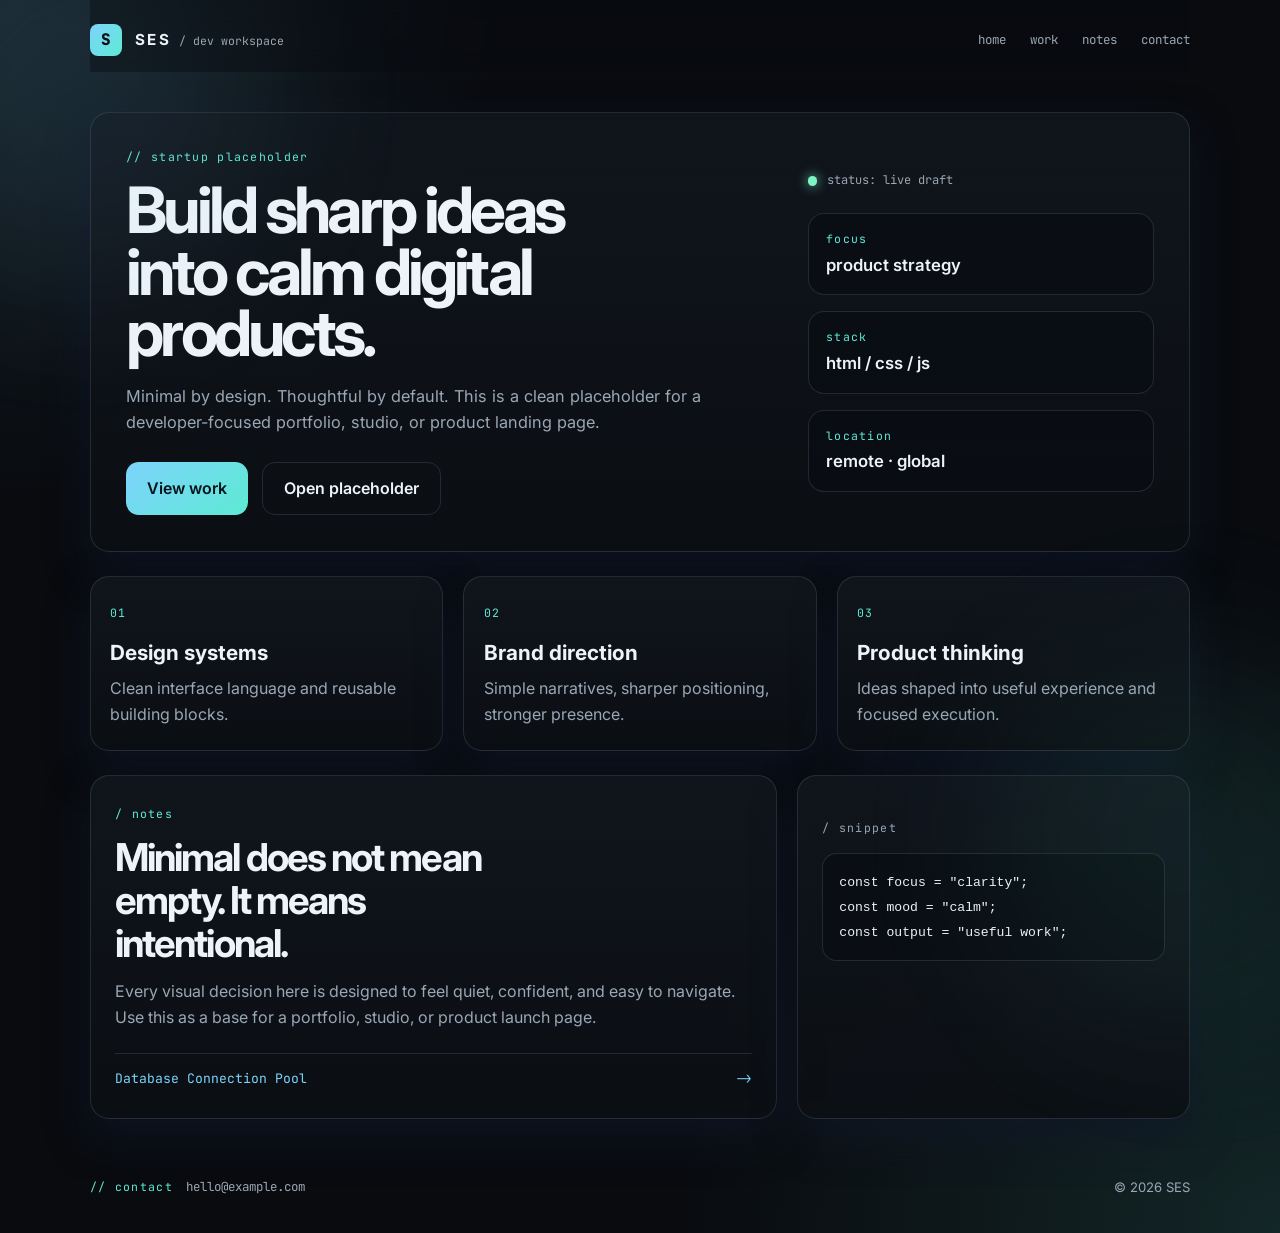
<file: index.html>
<!DOCTYPE html>
<html lang="en">
  <head>
    <meta charset="UTF-8" />
    <meta name="viewport" content="width=device-width, initial-scale=1.0" />
    <meta
      name="description"
      content="Minimal developer-style placeholder site with a dark, elegant theme."
    />
    <title>SES — Minimal Dev Placeholder</title>
    <link rel="preconnect" href="https://fonts.googleapis.com" />
    <link rel="preconnect" href="https://fonts.gstatic.com" crossorigin />
    <link
      href="https://fonts.googleapis.com/css2?family=Inter:wght@400;500;600;700;800&family=JetBrains+Mono:wght@400;500;600;700&display=swap"
      rel="stylesheet"
    />
    <link rel="stylesheet" href="styles.css" />
  </head>
  <body>
    <div class="background-glow glow-one"></div>
    <div class="background-glow glow-two"></div>

    <header class="topbar">
      <div class="brand-wrap">
        <span class="brand-mark">S</span>
        <div class="brand-text">
          <span class="brand-name">SES</span>
          <span class="brand-tag">/ dev workspace</span>
        </div>
      </div>

      <nav class="nav" aria-label="Main navigation">
        <a href="#home">home</a>
        <a href="#work">work</a>
        <a href="#notes">notes</a>
        <a href="#contact">contact</a>
      </nav>
    </header>

    <main id="home" class="page-shell">
      <section class="hero panel">
        <div class="hero-copy">
          <p class="eyebrow">// startup placeholder</p>
          <h1>Build sharp ideas into calm digital products.</h1>
          <p class="lead">
            Minimal by design. Thoughtful by default. This is a clean placeholder for a
            developer-focused portfolio, studio, or product landing page.
          </p>

          <div class="cta-row">
            <a class="button primary" href="#work">View work</a>
            <a class="button secondary" href="placeholder.html">Open placeholder</a>
          </div>
        </div>

        <div class="hero-meta" aria-label="Project status panel">
          <div class="status-row">
            <span class="status-dot"></span>
            <span>status: live draft</span>
          </div>

          <div class="meta-card">
            <p class="meta-label">focus</p>
            <p class="meta-value">product strategy</p>
          </div>

          <div class="meta-card">
            <p class="meta-label">stack</p>
            <p class="meta-value">html / css / js</p>
          </div>

          <div class="meta-card">
            <p class="meta-label">location</p>
            <p class="meta-value">remote · global</p>
          </div>
        </div>
      </section>

      <section id="work" class="stats-grid">
        <article class="panel stat-card">
          <span class="stat-kicker">01</span>
          <h3>Design systems</h3>
          <p>Clean interface language and reusable building blocks.</p>
        </article>

        <article class="panel stat-card">
          <span class="stat-kicker">02</span>
          <h3>Brand direction</h3>
          <p>Simple narratives, sharper positioning, stronger presence.</p>
        </article>

        <article class="panel stat-card">
          <span class="stat-kicker">03</span>
          <h3>Product thinking</h3>
          <p>Ideas shaped into useful experience and focused execution.</p>
        </article>
      </section>

      <section id="notes" class="content-grid">
        <div class="panel feature-panel">
          <p class="section-label">/ notes</p>
          <h2>Minimal does not mean empty. It means intentional.</h2>
          <p>
            Every visual decision here is designed to feel quiet, confident, and easy to
            navigate. Use this as a base for a portfolio, studio, or product launch page.
          </p>
          <a class="note-link" href="database-connection-pool.html">
            <span>Database Connection Pool</span>
            <span aria-hidden="true">-&gt;</span>
          </a>
        </div>

        <div class="panel mini-panel">
          <p class="section-label">/ snippet</p>
          <pre><code>const focus = "clarity";
const mood = "calm";
const output = "useful work";</code></pre>
        </div>
      </section>
    </main>

    <footer id="contact" class="site-footer">
      <div>
        <span class="footer-label">// contact</span>
        <a href="mailto:hello@example.com">hello@example.com</a>
      </div>
      <span>© <span id="year">2026</span> SES</span>
    </footer>

    <script src="script.js"></script>
  </body>
</html>
</file>
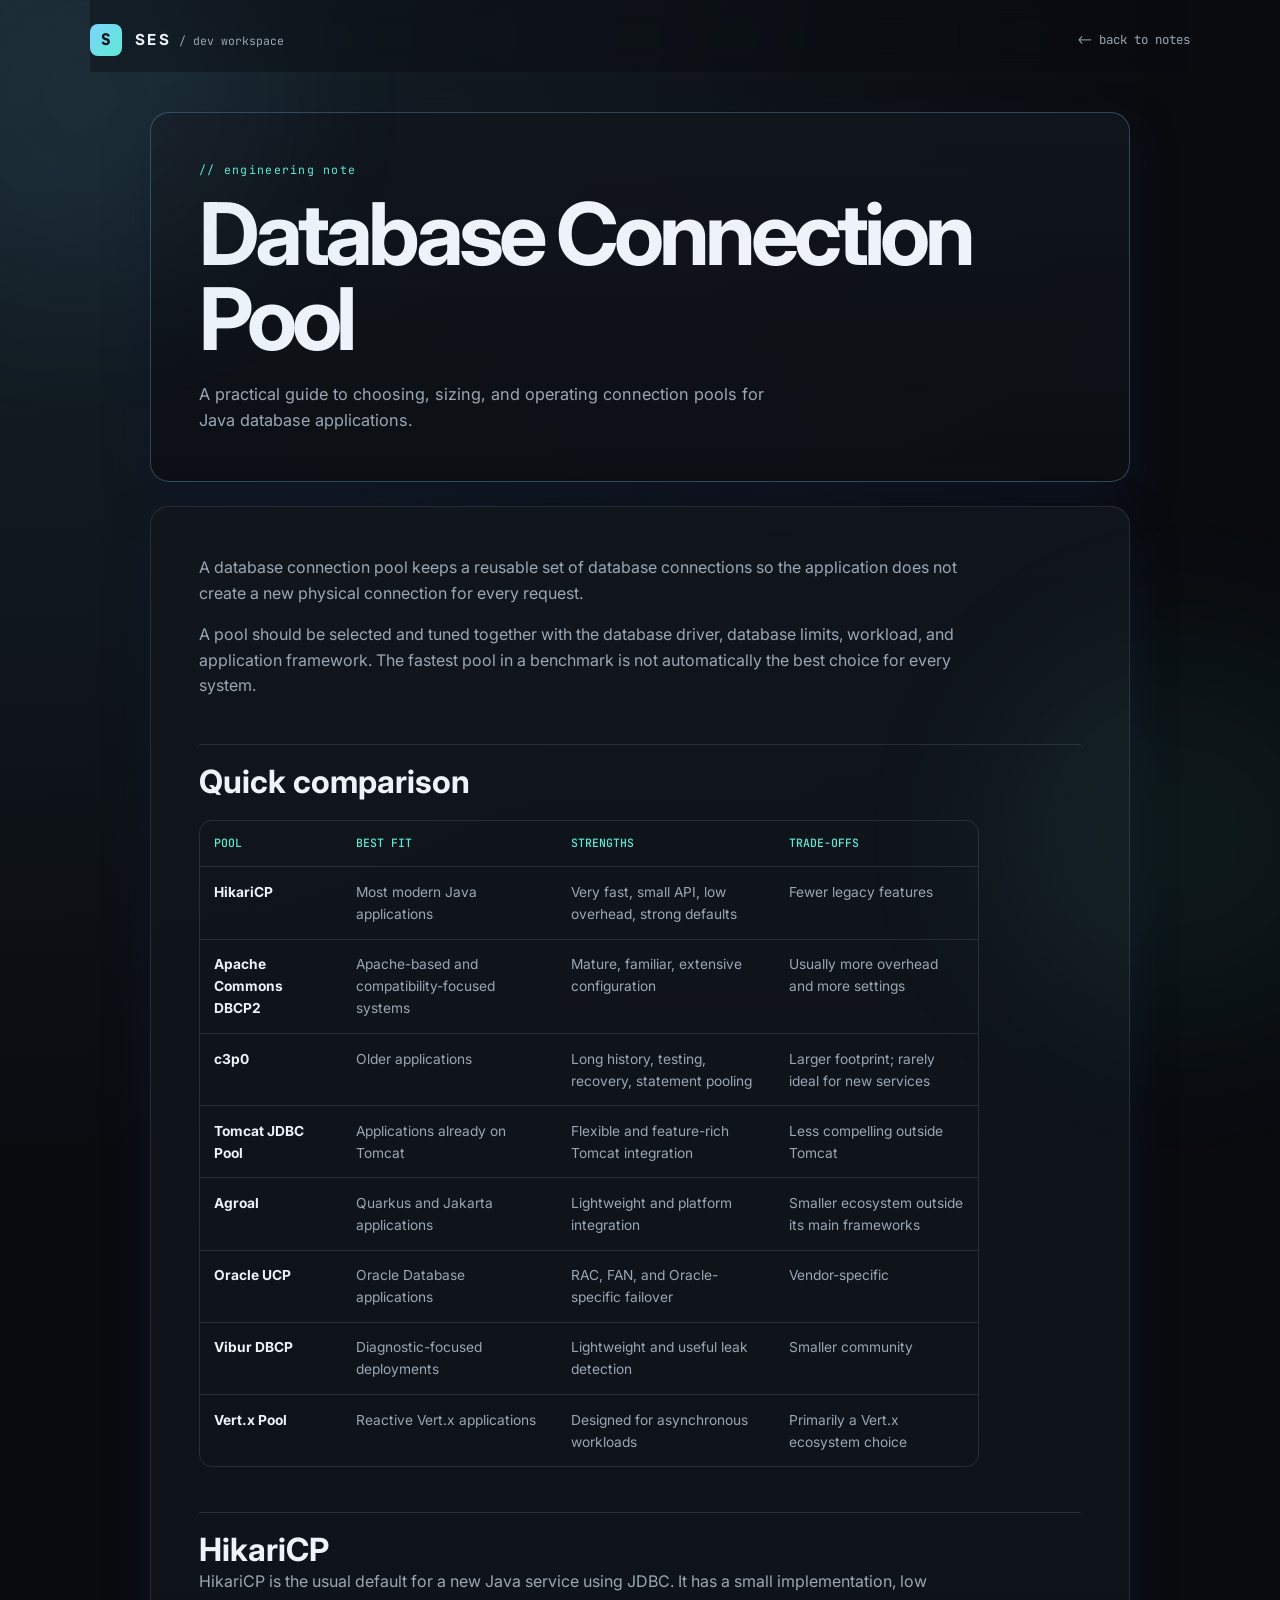
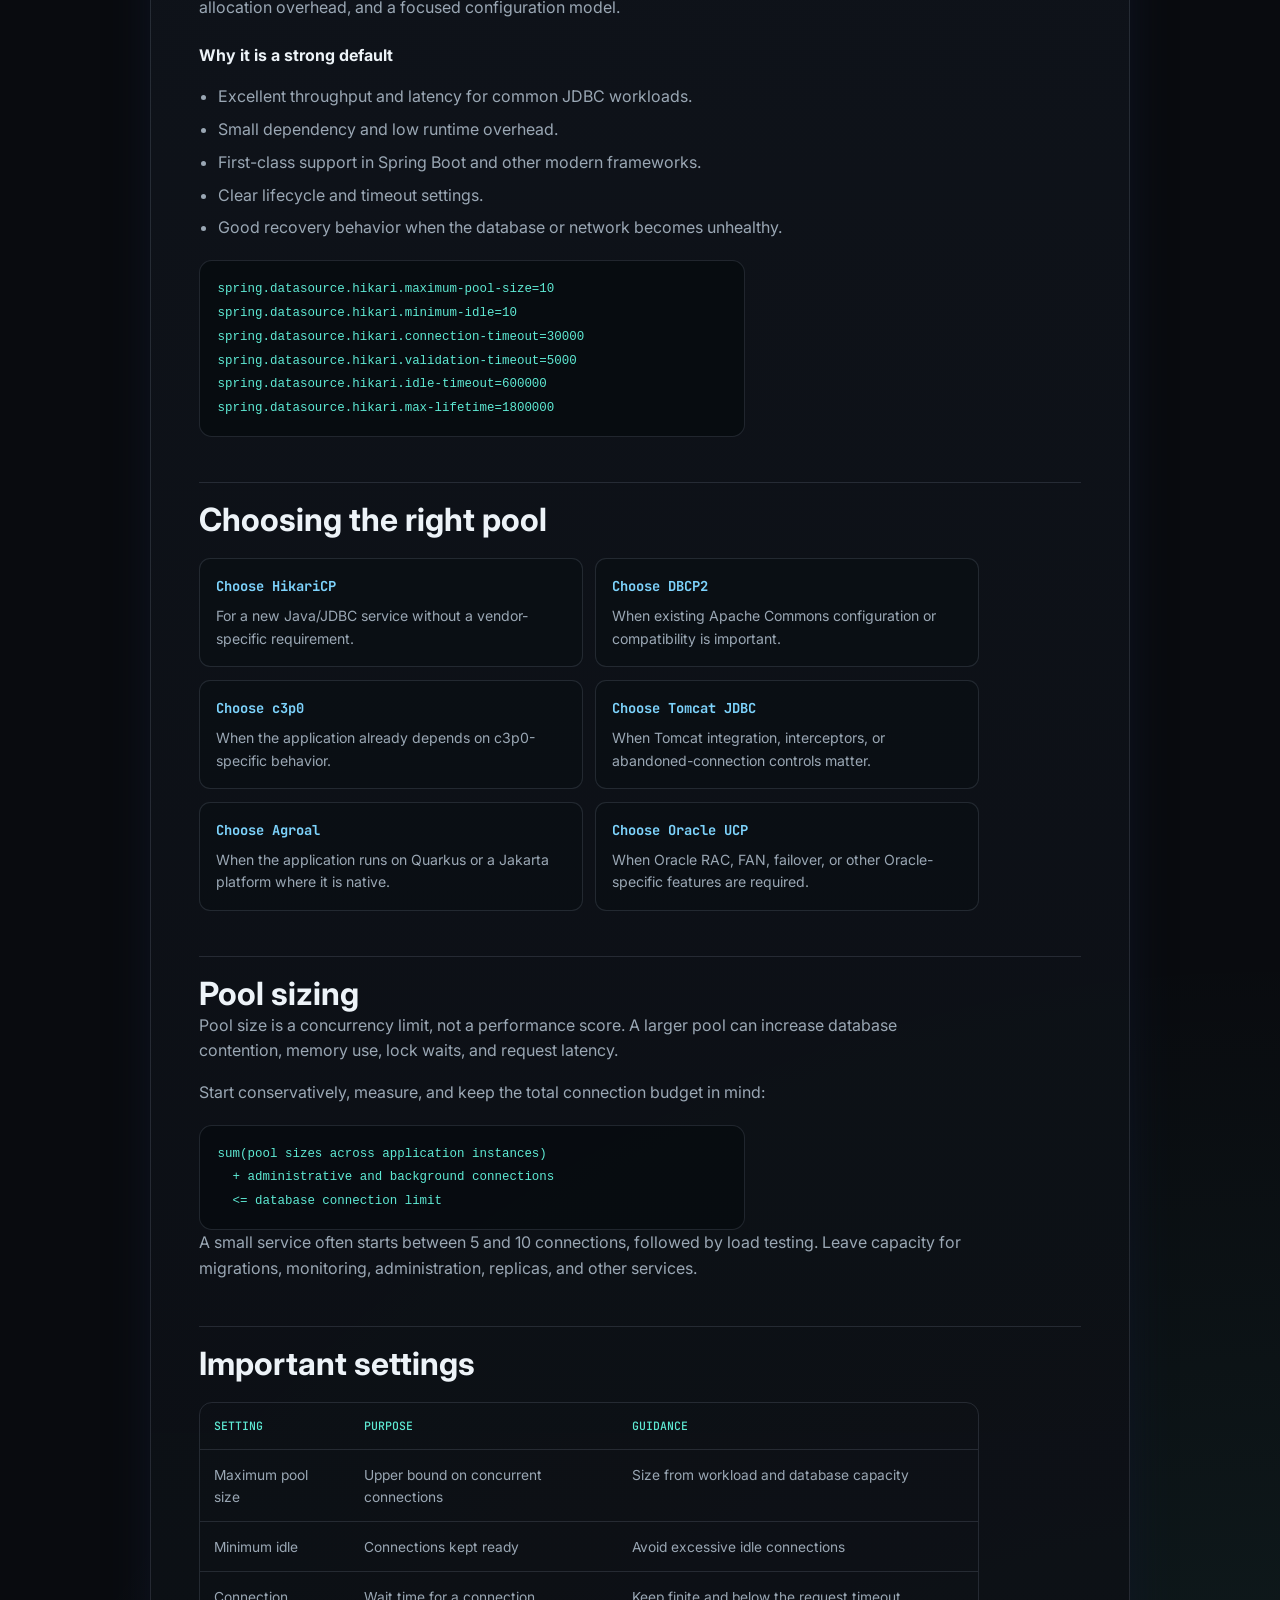
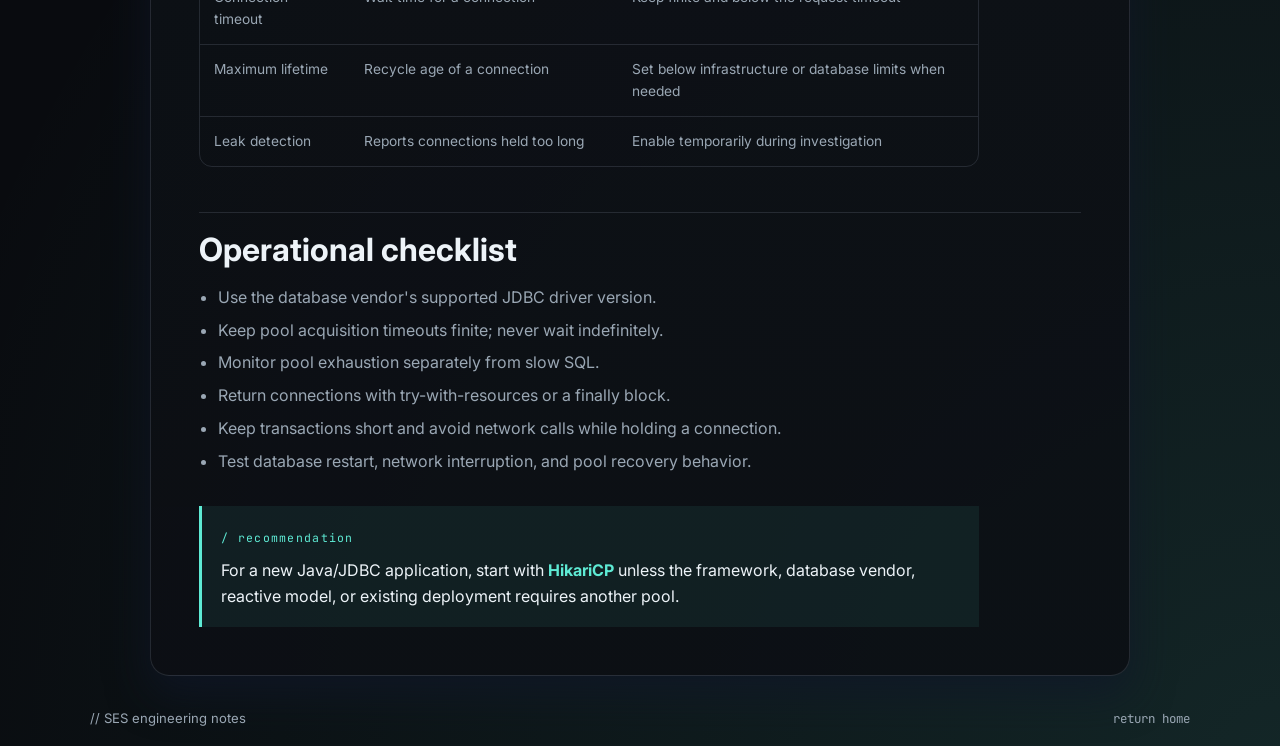
<file: database-connection-pool.html>
<!DOCTYPE html>
<html lang="en">
  <head>
    <meta charset="UTF-8" />
    <meta name="viewport" content="width=device-width, initial-scale=1.0" />
    <meta
      name="description"
      content="A practical comparison of Java database connection pools."
    />
    <title>Database Connection Pool | SES</title>
    <link rel="preconnect" href="https://fonts.googleapis.com" />
    <link rel="preconnect" href="https://fonts.gstatic.com" crossorigin />
    <link
      href="https://fonts.googleapis.com/css2?family=Inter:wght@400;500;600;700;800&family=JetBrains+Mono:wght@400;500;600;700&display=swap"
      rel="stylesheet"
    />
    <link rel="stylesheet" href="styles.css" />
  </head>
  <body class="note-page">
    <div class="background-glow glow-one"></div>
    <div class="background-glow glow-two"></div>

    <header class="topbar">
      <a class="brand-wrap brand-link" href="index.html#home" aria-label="SES home">
        <span class="brand-mark">S</span>
        <span class="brand-text">
          <span class="brand-name">SES</span>
          <span class="brand-tag">/ dev workspace</span>
        </span>
      </a>
      <a class="back-link" href="index.html#notes">&lt;- back to notes</a>
    </header>

    <main class="note-shell">
      <header class="note-hero panel">
        <p class="eyebrow">// engineering note</p>
        <h1>Database Connection Pool</h1>
        <p class="lead">
          A practical guide to choosing, sizing, and operating connection pools for Java
          database applications.
        </p>
      </header>

      <article class="note-content panel">
        <p>
          A database connection pool keeps a reusable set of database connections so the
          application does not create a new physical connection for every request.
        </p>
        <p>
          A pool should be selected and tuned together with the database driver, database
          limits, workload, and application framework. The fastest pool in a benchmark is
          not automatically the best choice for every system.
        </p>

        <h2>Quick comparison</h2>
        <div class="table-wrap">
          <table>
            <thead>
              <tr><th>Pool</th><th>Best fit</th><th>Strengths</th><th>Trade-offs</th></tr>
            </thead>
            <tbody>
              <tr><td><strong>HikariCP</strong></td><td>Most modern Java applications</td><td>Very fast, small API, low overhead, strong defaults</td><td>Fewer legacy features</td></tr>
              <tr><td><strong>Apache Commons DBCP2</strong></td><td>Apache-based and compatibility-focused systems</td><td>Mature, familiar, extensive configuration</td><td>Usually more overhead and more settings</td></tr>
              <tr><td><strong>c3p0</strong></td><td>Older applications</td><td>Long history, testing, recovery, statement pooling</td><td>Larger footprint; rarely ideal for new services</td></tr>
              <tr><td><strong>Tomcat JDBC Pool</strong></td><td>Applications already on Tomcat</td><td>Flexible and feature-rich Tomcat integration</td><td>Less compelling outside Tomcat</td></tr>
              <tr><td><strong>Agroal</strong></td><td>Quarkus and Jakarta applications</td><td>Lightweight and platform integration</td><td>Smaller ecosystem outside its main frameworks</td></tr>
              <tr><td><strong>Oracle UCP</strong></td><td>Oracle Database applications</td><td>RAC, FAN, and Oracle-specific failover</td><td>Vendor-specific</td></tr>
              <tr><td><strong>Vibur DBCP</strong></td><td>Diagnostic-focused deployments</td><td>Lightweight and useful leak detection</td><td>Smaller community</td></tr>
              <tr><td><strong>Vert.x Pool</strong></td><td>Reactive Vert.x applications</td><td>Designed for asynchronous workloads</td><td>Primarily a Vert.x ecosystem choice</td></tr>
            </tbody>
          </table>
        </div>

        <h2>HikariCP</h2>
        <p>
          HikariCP is the usual default for a new Java service using JDBC. It has a small
          implementation, low allocation overhead, and a focused configuration model.
        </p>
        <h3>Why it is a strong default</h3>
        <ul>
          <li>Excellent throughput and latency for common JDBC workloads.</li>
          <li>Small dependency and low runtime overhead.</li>
          <li>First-class support in Spring Boot and other modern frameworks.</li>
          <li>Clear lifecycle and timeout settings.</li>
          <li>Good recovery behavior when the database or network becomes unhealthy.</li>
        </ul>
        <pre><code>spring.datasource.hikari.maximum-pool-size=10
spring.datasource.hikari.minimum-idle=10
spring.datasource.hikari.connection-timeout=30000
spring.datasource.hikari.validation-timeout=5000
spring.datasource.hikari.idle-timeout=600000
spring.datasource.hikari.max-lifetime=1800000</code></pre>

        <h2>Choosing the right pool</h2>
        <div class="choice-grid">
          <section><h3>Choose HikariCP</h3><p>For a new Java/JDBC service without a vendor-specific requirement.</p></section>
          <section><h3>Choose DBCP2</h3><p>When existing Apache Commons configuration or compatibility is important.</p></section>
          <section><h3>Choose c3p0</h3><p>When the application already depends on c3p0-specific behavior.</p></section>
          <section><h3>Choose Tomcat JDBC</h3><p>When Tomcat integration, interceptors, or abandoned-connection controls matter.</p></section>
          <section><h3>Choose Agroal</h3><p>When the application runs on Quarkus or a Jakarta platform where it is native.</p></section>
          <section><h3>Choose Oracle UCP</h3><p>When Oracle RAC, FAN, failover, or other Oracle-specific features are required.</p></section>
        </div>

        <h2>Pool sizing</h2>
        <p>
          Pool size is a concurrency limit, not a performance score. A larger pool can
          increase database contention, memory use, lock waits, and request latency.
        </p>
        <p>Start conservatively, measure, and keep the total connection budget in mind:</p>
        <pre><code>sum(pool sizes across application instances)
  + administrative and background connections
  &lt;= database connection limit</code></pre>
        <p>
          A small service often starts between 5 and 10 connections, followed by load
          testing. Leave capacity for migrations, monitoring, administration, replicas,
          and other services.
        </p>

        <h2>Important settings</h2>
        <div class="table-wrap">
          <table>
            <thead><tr><th>Setting</th><th>Purpose</th><th>Guidance</th></tr></thead>
            <tbody>
              <tr><td>Maximum pool size</td><td>Upper bound on concurrent connections</td><td>Size from workload and database capacity</td></tr>
              <tr><td>Minimum idle</td><td>Connections kept ready</td><td>Avoid excessive idle connections</td></tr>
              <tr><td>Connection timeout</td><td>Wait time for a connection</td><td>Keep finite and below the request timeout</td></tr>
              <tr><td>Maximum lifetime</td><td>Recycle age of a connection</td><td>Set below infrastructure or database limits when needed</td></tr>
              <tr><td>Leak detection</td><td>Reports connections held too long</td><td>Enable temporarily during investigation</td></tr>
            </tbody>
          </table>
        </div>

        <h2>Operational checklist</h2>
        <ul>
          <li>Use the database vendor's supported JDBC driver version.</li>
          <li>Keep pool acquisition timeouts finite; never wait indefinitely.</li>
          <li>Monitor pool exhaustion separately from slow SQL.</li>
          <li>Return connections with try-with-resources or a finally block.</li>
          <li>Keep transactions short and avoid network calls while holding a connection.</li>
          <li>Test database restart, network interruption, and pool recovery behavior.</li>
        </ul>

        <aside class="note-callout">
          <span class="section-label">/ recommendation</span>
          <p>
            For a new Java/JDBC application, start with <strong>HikariCP</strong> unless the
            framework, database vendor, reactive model, or existing deployment requires
            another pool.
          </p>
        </aside>
      </article>
    </main>

    <footer class="site-footer">
      <span>// SES engineering notes</span>
      <a href="index.html#home">return home</a>
    </footer>
  </body>
</html>
</file>
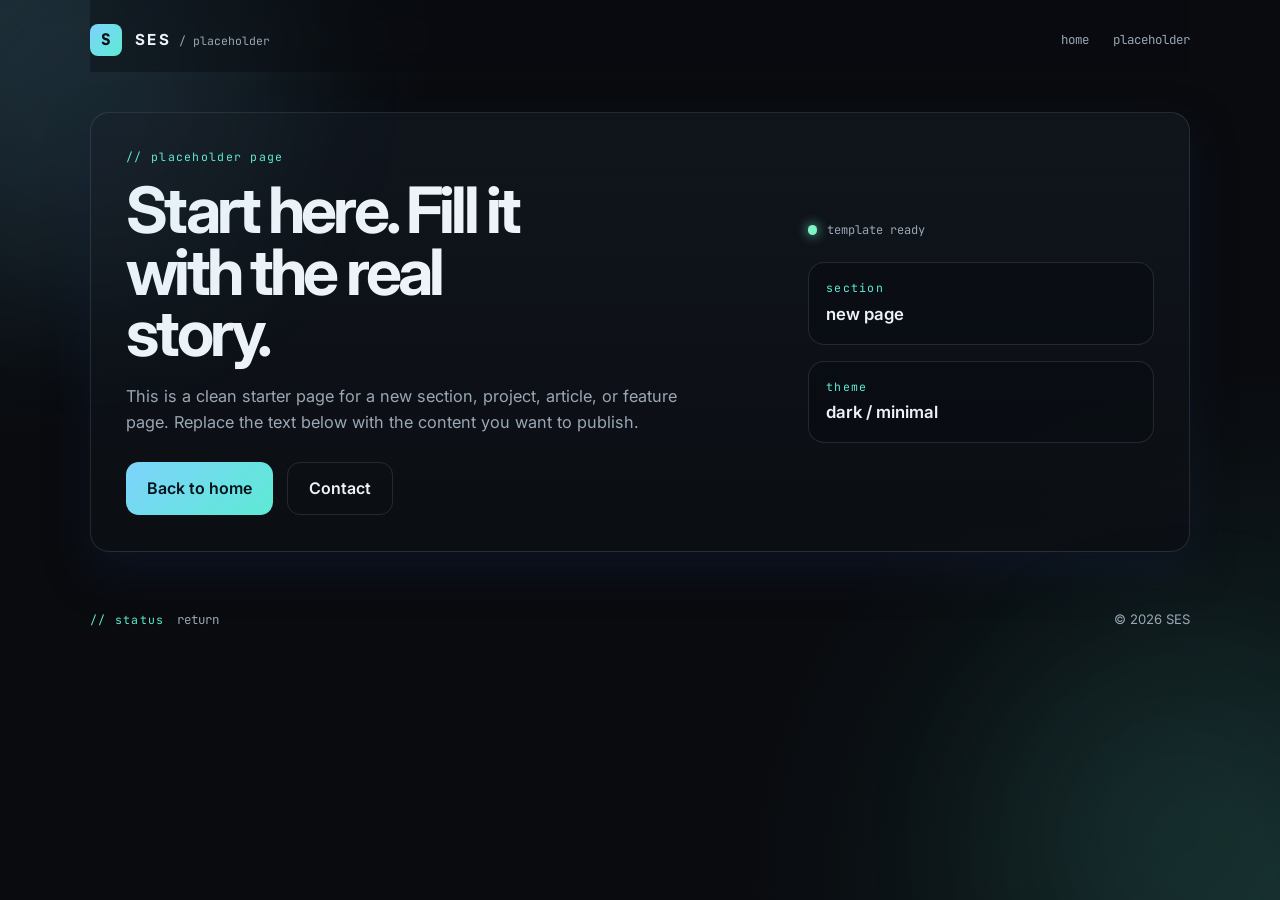
<file: placeholder.html>
<!DOCTYPE html>
<html lang="en">
  <head>
    <meta charset="UTF-8" />
    <meta name="viewport" content="width=device-width, initial-scale=1.0" />
    <title>SES | Placeholder</title>
    <link rel="preconnect" href="https://fonts.googleapis.com" />
    <link rel="preconnect" href="https://fonts.gstatic.com" crossorigin />
    <link
      href="https://fonts.googleapis.com/css2?family=Inter:wght@400;500;600;700;800&family=JetBrains+Mono:wght@400;500;600;700&display=swap"
      rel="stylesheet"
    />
    <link rel="stylesheet" href="styles.css" />
  </head>
  <body>
    <div class="background-glow glow-one"></div>
    <div class="background-glow glow-two"></div>

    <header class="topbar">
      <div class="brand-wrap">
        <span class="brand-mark">S</span>
        <div class="brand-text">
          <span class="brand-name">SES</span>
          <span class="brand-tag">/ placeholder</span>
        </div>
      </div>

      <nav class="nav" aria-label="Main navigation">
        <a href="index.html">home</a>
        <a href="placeholder.html">placeholder</a>
      </nav>
    </header>

    <main class="page-shell">
      <section class="hero panel">
        <div class="hero-copy">
          <p class="eyebrow">// placeholder page</p>
          <h1>Start here. Fill it with the real story.</h1>
          <p class="lead">
            This is a clean starter page for a new section, project, article, or feature page.
            Replace the text below with the content you want to publish.
          </p>

          <div class="cta-row">
            <a class="button primary" href="index.html">Back to home</a>
            <a class="button secondary" href="mailto:hello@example.com">Contact</a>
          </div>
        </div>

        <div class="hero-meta">
          <div class="status-row">
            <span class="status-dot"></span>
            <span>template ready</span>
          </div>

          <div class="meta-card">
            <p class="meta-label">section</p>
            <p class="meta-value">new page</p>
          </div>

          <div class="meta-card">
            <p class="meta-label">theme</p>
            <p class="meta-value">dark / minimal</p>
          </div>
        </div>
      </section>
    </main>

    <footer class="site-footer">
      <div>
        <span class="footer-label">// status</span>
        <a href="index.html">return</a>
      </div>
      <span>© <span id="year">2026</span> SES</span>
    </footer>

    <script src="script.js"></script>
  </body>
</html>
</file>
<file: styles.css>
:root {
  --bg: #090b0f;
  --bg-soft: #11161d;
  --panel: rgba(18, 23, 31, 0.82);
  --panel-strong: rgba(14, 17, 24, 0.96);
  --border: rgba(148, 163, 184, 0.18);
  --text: #edf3f8;
  --muted: #9aa7b4;
  --accent: #7dd3fc;
  --accent-strong: #5eead4;
  --shadow: rgba(15, 23, 42, 0.7);
}

* {
  box-sizing: border-box;
}

html {
  scroll-behavior: smooth;
}

body {
  margin: 0;
  min-height: 100vh;
  background:
    radial-gradient(circle at top left, rgba(125, 211, 252, 0.12), transparent 28%),
    radial-gradient(circle at bottom right, rgba(94, 234, 212, 0.12), transparent 34%),
    var(--bg);
  color: var(--text);
  font-family: "Inter", sans-serif;
  line-height: 1.6;
}

img {
  max-width: 100%;
  display: block;
}

p,
h1,
h2,
h3,
pre,
code,
a {
  margin: 0;
}

.background-glow {
  position: fixed;
  width: 24rem;
  height: 24rem;
  filter: blur(90px);
  border-radius: 50%;
  opacity: 0.22;
  pointer-events: none;
}

.glow-one {
  background: rgba(125, 211, 252, 0.35);
  top: -6rem;
  left: -7rem;
}

.glow-two {
  background: rgba(94, 234, 212, 0.3);
  right: -6rem;
  bottom: -8rem;
}

.topbar,
.page-shell,
.site-footer {
  width: min(1100px, calc(100% - 2rem));
  margin: 0 auto;
}

.topbar {
  display: flex;
  align-items: center;
  justify-content: space-between;
  padding: 1.5rem 0 1rem;
  position: sticky;
  top: 0;
  z-index: 10;
  backdrop-filter: blur(12px);
  background: rgba(9, 11, 15, 0.4);
}

.brand-wrap {
  display: flex;
  align-items: center;
  gap: 0.8rem;
}

.brand-mark {
  display: inline-flex;
  align-items: center;
  justify-content: center;
  width: 2rem;
  height: 2rem;
  border-radius: 0.5rem;
  background: linear-gradient(135deg, var(--accent), var(--accent-strong));
  color: #091018;
  font-weight: 800;
  font-family: "JetBrains Mono", monospace;
}

.brand-text {
  display: flex;
  align-items: baseline;
  gap: 0.45rem;
}

.brand-name {
  font-size: 0.95rem;
  letter-spacing: 0.16rem;
  text-transform: uppercase;
  font-weight: 700;
}

.brand-tag {
  color: var(--muted);
  font-size: 0.72rem;
  font-family: "JetBrains Mono", monospace;
}

.nav {
  display: flex;
  align-items: center;
  gap: 1.5rem;
}

.nav a,
.site-footer a {
  color: var(--muted);
  text-decoration: none;
  transition: color 0.2s ease;
  font-family: "JetBrains Mono", monospace;
  font-size: 0.78rem;
}

.nav a:hover,
.site-footer a:hover {
  color: var(--text);
}

.page-shell {
  padding: 2.5rem 0 2rem;
}

.panel {
  background: linear-gradient(180deg, rgba(17, 22, 29, 0.94), rgba(12, 15, 20, 0.9));
  border: 1px solid var(--border);
  border-radius: 1.2rem;
  box-shadow: 0 18px 42px var(--shadow);
}

.hero {
  display: grid;
  grid-template-columns: 1.5fr 0.8fr;
  gap: 2rem;
  padding: 2.2rem;
  min-height: 26rem;
}

.hero-copy {
  display: flex;
  flex-direction: column;
  justify-content: center;
}

.eyebrow,
.section-label,
.footer-label,
.meta-label,
.stat-kicker {
  color: var(--accent-strong);
  font-family: "JetBrains Mono", monospace;
  letter-spacing: 0.08rem;
  text-transform: lowercase;
  font-size: 0.72rem;
}

.hero h1 {
  margin-top: 0.8rem;
  font-size: clamp(2.6rem, 5vw, 5rem);
  line-height: 0.96;
  letter-spacing: -0.06em;
  max-width: 11ch;
}

.lead {
  margin-top: 1.2rem;
  max-width: 58ch;
  color: var(--muted);
  font-size: 1.02rem;
}

.cta-row {
  display: flex;
  flex-wrap: wrap;
  gap: 0.9rem;
  margin-top: 1.7rem;
}

.button {
  display: inline-flex;
  align-items: center;
  justify-content: center;
  min-height: 2.9rem;
  padding: 0.8rem 1.3rem;
  border-radius: 0.8rem;
  text-decoration: none;
  font-weight: 600;
  transition: transform 0.2s ease, border-color 0.2s ease;
}

.button:hover {
  transform: translateY(-1px);
}

.button.primary {
  background: linear-gradient(135deg, var(--accent), var(--accent-strong));
  color: #05141b;
}

.button.secondary {
  background: transparent;
  border: 1px solid var(--border);
  color: var(--text);
}

.hero-meta {
  display: flex;
  flex-direction: column;
  justify-content: center;
  gap: 1rem;
}

.status-row {
  display: inline-flex;
  align-items: center;
  gap: 0.6rem;
  font-family: "JetBrains Mono", monospace;
  font-size: 0.75rem;
  color: var(--muted);
  margin-bottom: 0.4rem;
}

.status-dot {
  width: 0.6rem;
  height: 0.6rem;
  border-radius: 50%;
  background: #7ef4c5;
  box-shadow: 0 0 12px rgba(126, 244, 197, 0.9);
}

.meta-card {
  padding: 1rem 1.1rem;
  border: 1px solid var(--border);
  border-radius: 1rem;
  background: rgba(9, 14, 19, 0.7);
}

.meta-value {
  margin-top: 0.2rem;
  font-size: 1.05rem;
  font-weight: 600;
}

.stats-grid {
  display: grid;
  grid-template-columns: repeat(3, minmax(0, 1fr));
  gap: 1.25rem;
  margin-top: 1.5rem;
}

.stat-card {
  padding: 1.4rem 1.2rem;
}

.stat-card h3 {
  margin: 0.7rem 0 0.45rem;
  font-size: 1.3rem;
}

.stat-card p {
  color: var(--muted);
}

.content-grid {
  display: grid;
  grid-template-columns: 1.4fr 0.8fr;
  gap: 1.25rem;
  margin-top: 1.5rem;
}

.feature-panel,
.mini-panel {
  padding: 1.8rem 1.5rem;
}

.feature-panel h2 {
  margin-top: 0.8rem;
  font-size: clamp(1.8rem, 3vw, 2.6rem);
  line-height: 1.12;
  letter-spacing: -0.05em;
  max-width: 16ch;
}

.feature-panel > p:not(.section-label),
.mini-panel p {
  margin-top: 0.9rem;
  color: var(--muted);
}

.note-link {
  display: flex;
  align-items: center;
  justify-content: space-between;
  gap: 1rem;
  margin-top: 1.4rem;
  padding-top: 0.9rem;
  border-top: 1px solid var(--border);
  color: var(--accent);
  font-family: "JetBrains Mono", monospace;
  font-size: 0.82rem;
  text-decoration: none;
  transition: color 0.2s ease, padding-left 0.2s ease;
}

.note-link:hover,
.note-link:focus-visible {
  padding-left: 0.35rem;
  color: var(--accent-strong);
}

.brand-link {
  color: inherit;
  text-decoration: none;
}

.back-link {
  color: var(--muted);
  font-family: "JetBrains Mono", monospace;
  font-size: 0.78rem;
  text-decoration: none;
  transition: color 0.2s ease;
}

.back-link:hover,
.back-link:focus-visible {
  color: var(--text);
}

.note-shell {
  width: min(980px, calc(100% - 2rem));
  margin: 0 auto;
  padding: 2.5rem 0 2rem;
}

.note-hero {
  padding: clamp(1.6rem, 4vw, 3rem);
  border-color: rgba(125, 211, 252, 0.28);
}

.note-hero h1 {
  max-width: none;
  margin-top: 0.8rem;
  font-size: clamp(2.4rem, 7vw, 5.4rem);
  line-height: 0.98;
  letter-spacing: -0.06em;
}

.note-content {
  margin-top: 1.5rem;
  padding: clamp(1.4rem, 4vw, 3rem);
}

.note-content > p,
.note-content > ul,
.note-content > h2,
.note-content > h3,
.note-content > pre,
.note-content > .table-wrap,
.note-content > .choice-grid,
.note-content > .note-callout {
  max-width: 78ch;
}

.note-content > p {
  color: var(--muted);
}

.note-content > p + p {
  margin-top: 1rem;
}

.note-content h2 {
  margin-top: 2.8rem;
  padding-top: 1.2rem;
  border-top: 1px solid var(--border);
  color: var(--text);
  font-size: clamp(1.45rem, 3vw, 2rem);
  line-height: 1.15;
}

.note-content h3 {
  margin-top: 1.4rem;
  color: var(--text);
  font-size: 1rem;
}

.note-content ul {
  margin: 1rem 0 0;
  padding-left: 1.2rem;
  color: var(--muted);
}

.note-content li + li {
  margin-top: 0.45rem;
}

.note-content pre {
  margin-top: 1.2rem;
  overflow-x: auto;
  padding: 1rem 1.1rem;
  border: 1px solid var(--border);
  border-radius: 0.8rem;
  background: rgba(7, 11, 15, 0.82);
  color: var(--accent-strong);
  font-family: "JetBrains Mono", monospace;
  font-size: 0.78rem;
  line-height: 1.75;
}

.table-wrap {
  margin-top: 1.2rem;
  overflow-x: auto;
  border: 1px solid var(--border);
  border-radius: 0.8rem;
}

.note-content table {
  width: 100%;
  min-width: 680px;
  border-collapse: collapse;
  color: var(--muted);
  font-size: 0.86rem;
}

.note-content th,
.note-content td {
  padding: 0.85rem 0.9rem;
  border-bottom: 1px solid var(--border);
  text-align: left;
  vertical-align: top;
}

.note-content th {
  color: var(--accent-strong);
  font-family: "JetBrains Mono", monospace;
  font-size: 0.72rem;
  font-weight: 500;
  text-transform: uppercase;
}

.note-content tr:last-child td {
  border-bottom: 0;
}

.note-content td strong {
  color: var(--text);
}

.choice-grid {
  display: grid;
  grid-template-columns: repeat(2, minmax(0, 1fr));
  gap: 0.8rem;
  margin-top: 1.2rem;
}

.choice-grid section {
  padding: 1rem;
  border: 1px solid var(--border);
  border-radius: 0.7rem;
  background: rgba(9, 14, 19, 0.52);
}

.choice-grid h3 {
  margin: 0;
  color: var(--accent);
  font-family: "JetBrains Mono", monospace;
  font-size: 0.86rem;
}

.choice-grid p {
  margin-top: 0.5rem;
  color: var(--muted);
  font-size: 0.88rem;
}

.note-callout {
  margin-top: 2rem;
  padding: 1.1rem 1.2rem;
  border-left: 3px solid var(--accent-strong);
  background: rgba(94, 234, 212, 0.07);
}

.note-callout p {
  margin-top: 0.55rem;
  color: var(--text);
}

.note-callout strong {
  color: var(--accent-strong);
}

.note-page .site-footer {
  padding-top: 0;
}

.mini-panel pre {
  margin-top: 1rem;
  border-radius: 0.9rem;
  background: rgba(11, 15, 20, 0.9);
  border: 1px solid var(--border);
  padding: 1rem;
  overflow-x: auto;
  color: var(--text);
  font-family: "JetBrains Mono", monospace;
  font-size: 0.82rem;
  line-height: 1.8;
}

.site-footer {
  display: flex;
  align-items: center;
  justify-content: space-between;
  gap: 1rem;
  padding: 1.6rem 0 2.2rem;
  color: var(--muted);
  font-size: 0.82rem;
}

.site-footer > div {
  display: flex;
  align-items: center;
  gap: 0.8rem;
}

@media (max-width: 820px) {
  .topbar,
  .site-footer {
    flex-direction: column;
    align-items: flex-start;
  }

  .nav {
    flex-wrap: wrap;
    gap: 0.8rem 1rem;
  }

  .hero,
  .stats-grid,
  .content-grid {
    grid-template-columns: 1fr;
  }

  .page-shell {
    padding-top: 1.2rem;
  }

  .hero {
    padding: 1.4rem;
  }

  .site-footer {
    width: min(1100px, calc(100% - 1.5rem));
  }
}
</file>
